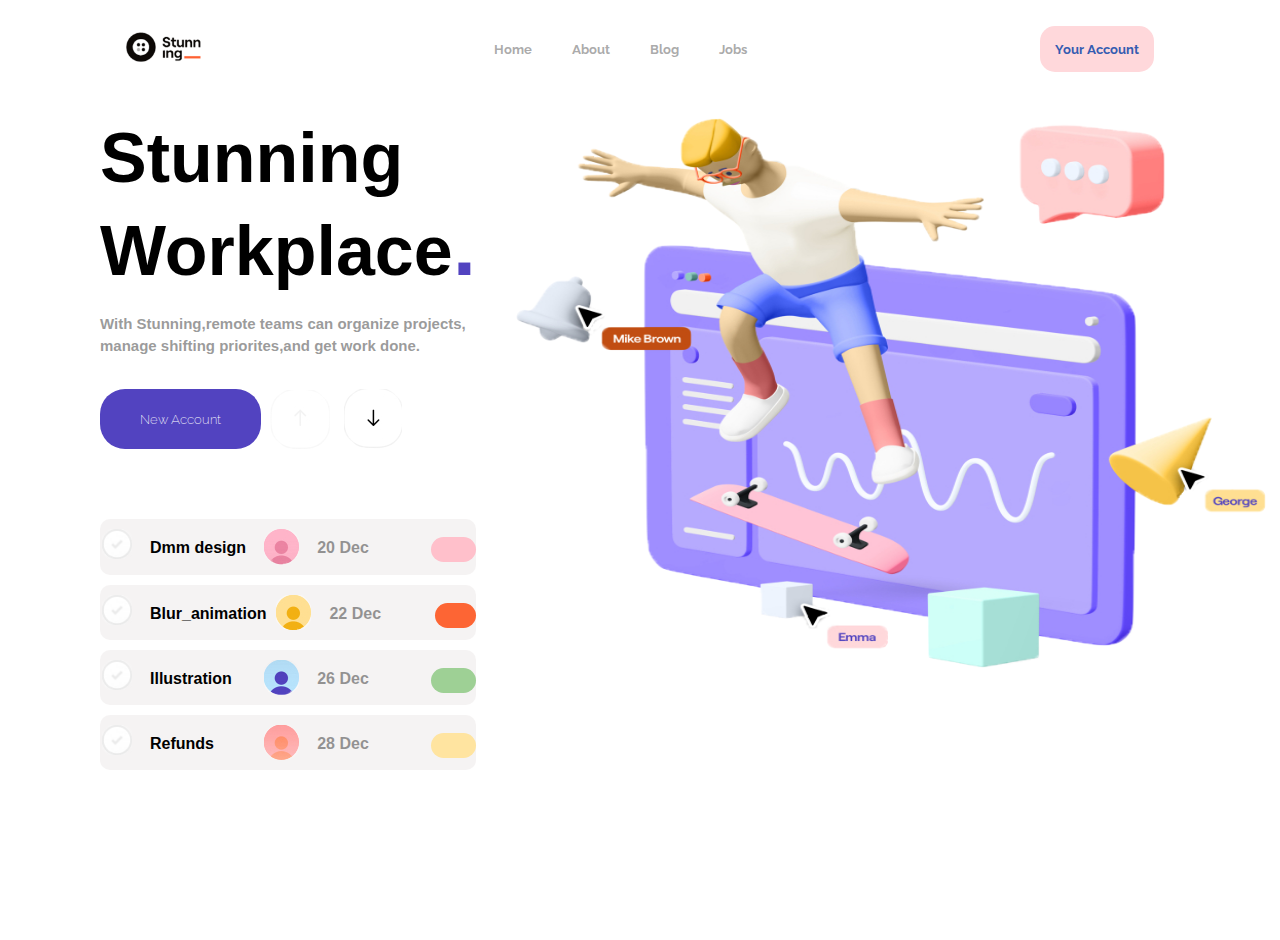
<file: Stunning land page/index.html>
<!DOCTYPE html>
<html lang="en">

<head>
    <meta charset="UTF-8">
    <meta http-equiv="X-UA-Compatible" content="IE=edge">
    <meta name="viewport" content="width=device-width, initial-scale=1.0">
    <link rel="stylesheet" href="./style.css">
    <link rel="preconnect" href="https://fonts.googleapis.com">
    <link rel="preconnect" href="https://fonts.gstatic.com" crossorigin>
    <link href="https://fonts.googleapis.com/css2?family=Raleway&display=swap" rel="stylesheet">
    <title>Stunning Landing page</title>
    <link href="https://fonts.googleapis.com/css2?family=Nunito+Sans:wght@900&display=swap" rel="stylesheet">
    <link rel="icon" href="https://www.servantleaderperformance.com/wp-content/uploads/2017/08/SLP-SLP-logo.png" type="x-icon/image">
</head>

<body>
    <header>
        <div class="logo"><img src="./stunning-logo.png" alt="logo" style="height: 30px; width:auto;"></div>
        <div class="menu_container">
            <nav>
                <ul>
                    <li><a href="#"><b>Home</b></a></li>
                    <li><a href="#"><b>About</b></a></li>
                    <li><a href="#"><b>Blog</b></a></li>
                    <li><a href="#"><b>Jobs</b></a></li>
                </ul>
            </nav>
        </div>
        <div class="signin"><button><b>Your Account</b> </button></div>
    </header>
    <main>
        <div class="left_container">
            <div>
                <h1><b style="padding-bottom: 0;">Stunning</b><br><b style="padding-top:0;">Workplace</b><span style="color:#5243C0 ;font-size:larger;"><b>.</b></span></h1>
            </div>
            <div class="para">
                <p style="margin-bottom: 5px;">With Stunning,remote teams can organize projects,</p>
                <p>manage shifting priorites,and get work done.</p>
            </div>
            <div class="new_account">
                <button id="blue">New Account</button>
                <img src="./arrow-up.png" alt="arrow-up" id="up">
                <img src="./arrow-down.png" alt="arrow-down">
            </div>
            <div class="card-container">
                <div class="card1">
                    <img src="./tick-blue.png" alt="" id="tick_blue">
                    <img src="./tick-gray.png" alt="" id="tick_grey">
                    <h4>Dmm design</h4>
                    <img src="./user-pink.png" alt="" class="user">
                    <h4 id="date">20 Dec</h4>
                    <div style="width: 30%; height
                    :25px; background-color:pink;border-radius: 15px; margin-top: 8px;">
                    </div>
                </div>
                <div class="card1">
                    <img src="./tick-blue.png" alt="" id="tick_blue">
                    <img src="./tick-gray.png" alt="" id="tick_grey">
                    <h4>Blur_animation</h4>
                    <img src="./user-orange.png" alt="" style="width: 85px;height: 35px;" class="user">
                    <h4 id="date">22 Dec</h4>
                    <div style="width: 30%; height
                    :25px; background-color:#FD6534;border-radius: 15px; margin-top: 8px;">
                    </div>
                </div>
                <div class="card1">
                    <img src="./tick-blue.png" alt="" id="tick_blue">
                    <img src="./tick-gray.png" alt="" id="tick_grey">
                    <h4>Illustration</h4>
                    <img src="./user-blue.png" alt=""class="user">
                    <h4 id="date">26 Dec</h4>
                    <div style="width: 30%; height
                    :25px; background-color:#9ED095;border-radius: 15px; margin-top: 8px;">
                    </div>
                </div>
                <div class="card1">
                    <img src="./tick-blue.png" alt="" id="tick_blue">
                    <img src="./tick-gray.png" alt="" id="tick_grey">
                    <h4>Refunds</h4>
                    <img src="./user-red.png" alt=""class="user">
                    <h4 id="date">28 Dec</h4>
                    <div style="width: 30%; height
                    :25px; background-color:#FFE4A0;border-radius: 15px; margin-top: 8px;">
                    </div>
                </div>
                

            </div>
        </div>

        <div class="right_container">
            <img src="./landing-section-image.png" alt="landing-section-image">
        </div>

    </main>
</body>

</html>
</file>
<file: Stunning land page/style.css>
*{
    box-sizing: border-box;
    margin: 0;
    padding: 0;
    
}
body{
    margin-bottom: 250px;
}
header{
    display: flex;
    justify-content: space-around;
    align-items: center;
}
.logo{
    margin: 0;
}
ul{
    display: flex;
    padding: 20px;
}
li a{
    text-decoration: none;
    color: rgba(128, 128, 128, 0.665);
    font-family:"raleway",sans-serif;
    font-size: 13px;
}
li{
    list-style-type: none;
    padding: 20px;
}
li a:hover{
    border-bottom: 2px solid #2e459b;
    color:  black;
    border-radius: 2px;
    
}
button{
    border-radius: 15px;
    padding: 15px;
    border: none;
    color: #355cb1;
    background-color: #FFD8DB;
    cursor: pointer;
    font-family: 'raleway',sans-serif;
}
button:hover{
    box-shadow: 2px 2px 5px 2px lightgray;
}
main{
    display: flex;
    margin-left: 100px;
    margin-top: 20px;
    width: 90px;
}
h1{
    font-family:Arial, Helvetica, sans-serif;
    font-size: 70px;
    padding: 0;
    
}
.right_container img{
    width: 750px;
    height: 550px;
    position: relative;
    left: 40px;
}
.para{
    position: relative;
    top: 20px;
    font-size: 15px;
    font-family: 'Nunito-Sans', sans-serif;
    font-weight: bold;
    color: rgba(128, 128, 128, 0.787);
}
#blue{
    color:#fff;
    background-color:#5243C0;
    font-weight: 200;
    padding: 22px;
    border-radius: 25px;
    padding-left: 40px;
    padding-right: 40px;
    position: relative;
    top: 20px;
}
.new_account img{
    position: relative;
    top: 50px;
    padding: 5px;
}
#up{
    opacity: 0.5;
}
.card1{
    display: flex;
    position: relative;
    top: 80px;
    border-radius: 10px;
    background-color: rgba(207, 196, 196, 0.212);
    margin-top: 10px;
    padding-top: 10px;
    padding-bottom: 10px;
    width: 100%;
}
h4{
    margin-top: 10px;
    margin-left: 18px;
    margin-right: 10px;
    width: 70%;
    font-family: 'Nunito-Sans',sans-serif;
}
#date{
    opacity: 0.4;
}
.user{
    margin-left:auto;
    margin-right: auto;
}
#tick_blue{
    display: none;
    width: 30px;
    height: 30px;
    margin-left: 2px ;
}
#tick_grey{
    margin-left: 2px;
    width: 30px;
    height: 30px;
}

.card1:hover #tick_blue{
    display: inline;   
}

.card1:hover #tick_grey{
    display: none;
}

.card1:hover{
    box-shadow:3px 3px 4px 4px rgba(128, 128, 128, 0.462);
    background-color: #fff;
    border-color: #fff;
    cursor: pointer;
}
</file>
